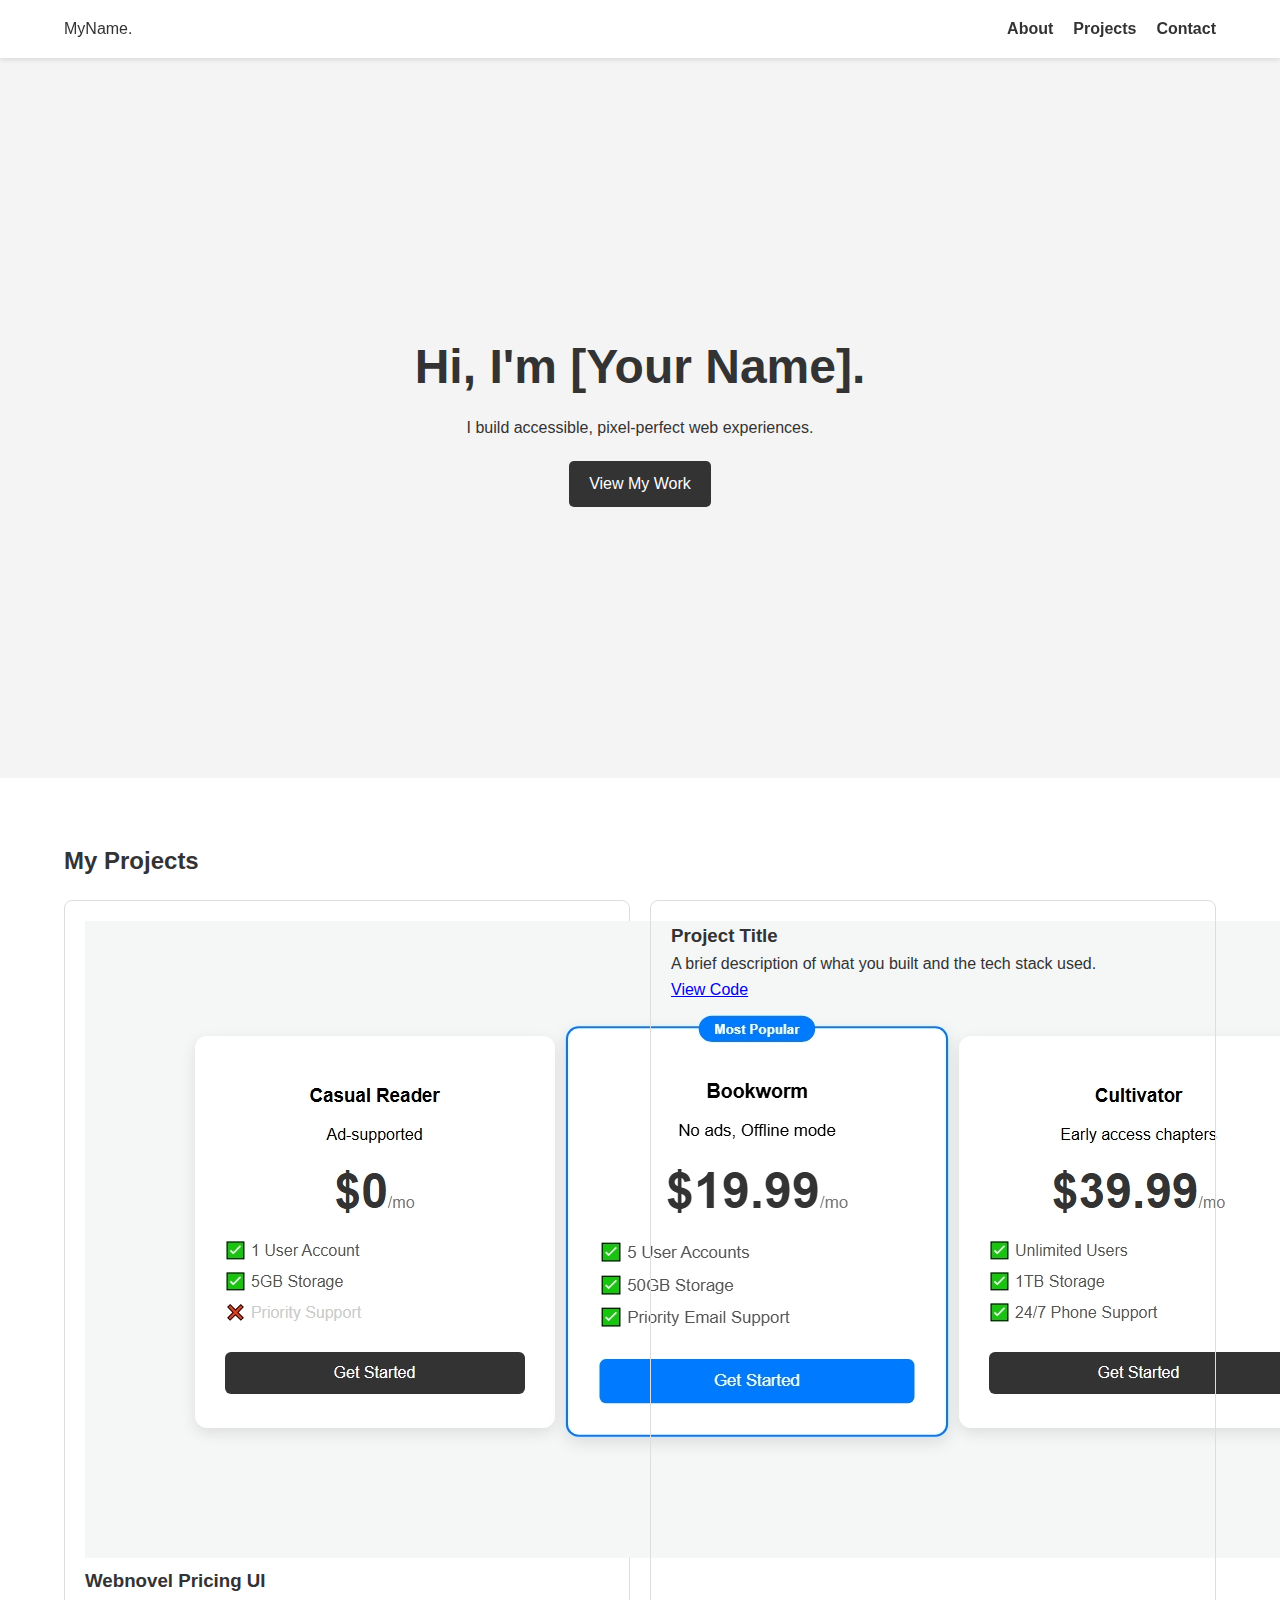
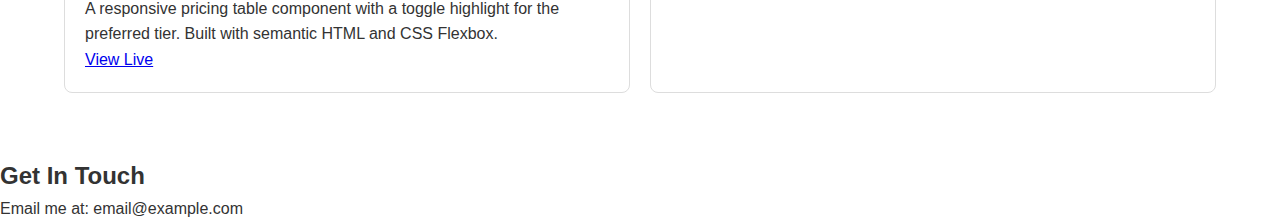
<file: index.html>
<!DOCTYPE html>
<html lang="en">
<head>
    <meta charset="UTF-8">
    <meta name="viewport" content="width=device-width, initial-scale=1.0">
    <title>My Portfolio</title>
    <link rel="stylesheet" href="style.css">
</head>
<body>

    <nav>
        <div class="logo">MyName.</div>
        <ul>
            <li><a href="#about">About</a></li>
            <li><a href="#projects">Projects</a></li>
            <li><a href="#contact">Contact</a></li>
        </ul>
    </nav>

    <header class="hero">
        <h1>Hi, I'm [Your Name].</h1>
        <p>I build accessible, pixel-perfect web experiences.</p>
        <a href="#projects" class="btn">View My Work</a>
    </header>

    <section id="projects">
        <h2>My Projects</h2>
        <div class="project-grid">
            <div class="project-card">
                <div class="card-image">
                    <img src="assets/webnovel-pricing.jpg" alt="Webnovel Pricing Component">
                </div>
                <div class="card-content">
                    <h3>Webnovel Pricing UI</h3>
                    <p>A responsive pricing table component with a toggle highlight for the preferred tier. Built with semantic HTML and CSS Flexbox.</p>
                    <div class="card-links">
                        <a href="projects/pricing-component/index.html" class="btn-small">View Live</a>
                    </div>
                </div>
            </div>
            <div class="project-card">
                <h3>Project Title</h3>
                <p>A brief description of what you built and the tech stack used.</p>
                <a href="#">View Code</a>
            </div>
        </div>
    </section>

    <section id="contact">
        <h2>Get In Touch</h2>
        <p>Email me at: email@example.com</p>
    </section>

    <script src="script.js"></script>
</body>

</html>
</file>
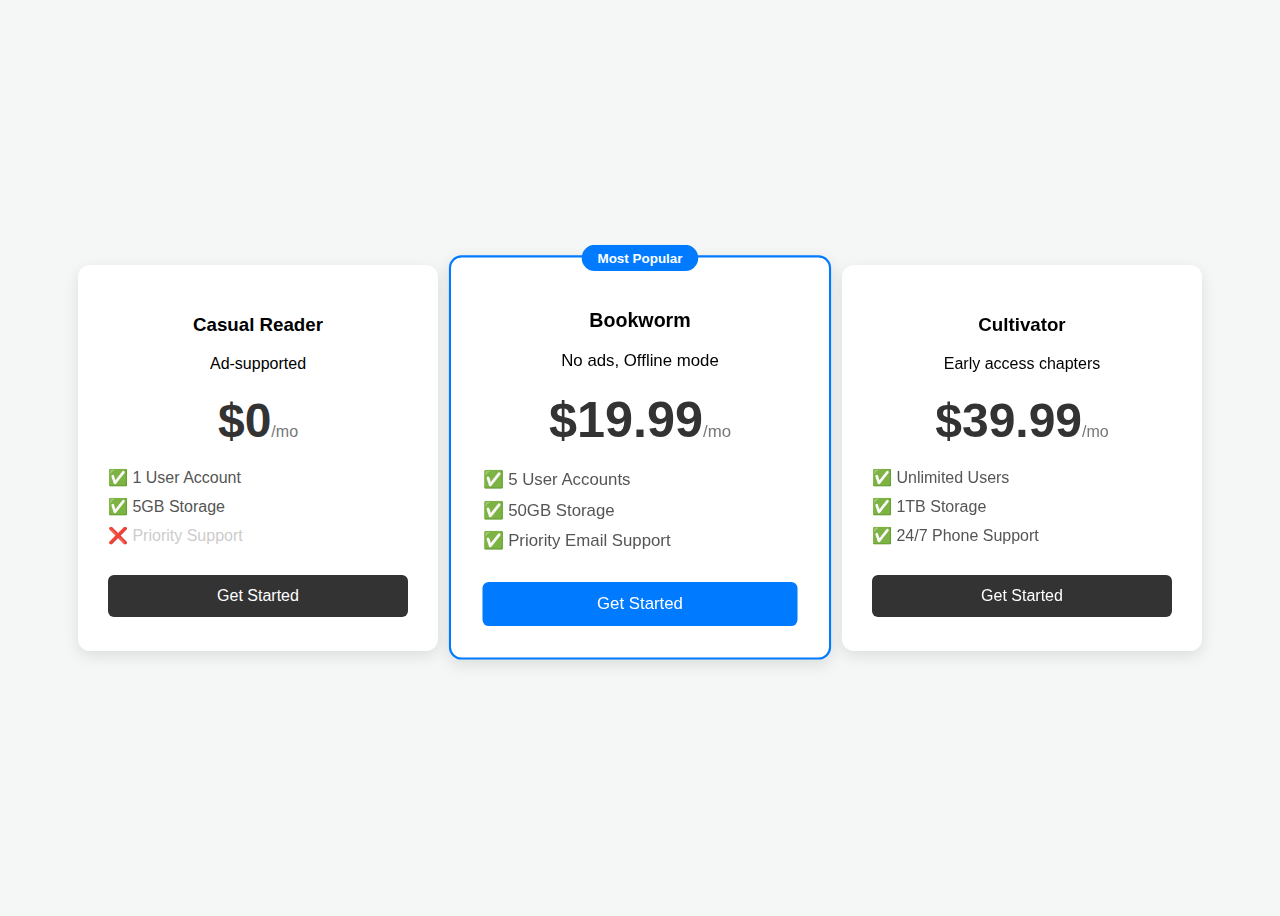
<file: projects/pricing-card-component/index.html>
<!DOCTYPE html>
<html lang="en">
<head>
    <meta charset="UTF-8">
    <meta name="viewport" content="width=device-width, initial-scale=1.0">
    <title>Novel App Pricing Card Component</title>
    <link rel="stylesheet" href="style.css">
</head>
<body>

    <div class="pricing-container">
        
        <div class="card">
            <div class="header">
                <h3>Casual Reader</h3>
                <p>Ad-supported</p>
            </div>
            <div class="price">$0<span>/mo</span></div>
            <ul class="features">
                <li>✅ 1 User Account</li>
                <li>✅ 5GB Storage</li>
                <li class="disabled">❌ Priority Support</li>
            </ul>
            <button>Get Started</button>
        </div>

        <div class="card popular">
            <div class="tag">Most Popular</div>
            <div class="header">
                <h3>Bookworm</h3>
                <p>No ads, Offline mode</p>
            </div>
            <div class="price">$19.99<span>/mo</span></div>
            <ul class="features">
                <li>✅ 5 User Accounts</li>
                <li>✅ 50GB Storage</li>
                <li>✅ Priority Email Support</li>
            </ul>
            <button>Get Started</button>
        </div>

        <div class="card">
            <div class="header">
                <h3>Cultivator</h3>
                <p>Early access chapters</p>
            </div>
            <div class="price">$39.99<span>/mo</span></div>
            <ul class="features">
                <li>✅ Unlimited Users</li>
                <li>✅ 1TB Storage</li>
                <li>✅ 24/7 Phone Support</li>
            </ul>
            <button>Get Started</button>
        </div>

    </div>

</body>
</html>
</file>
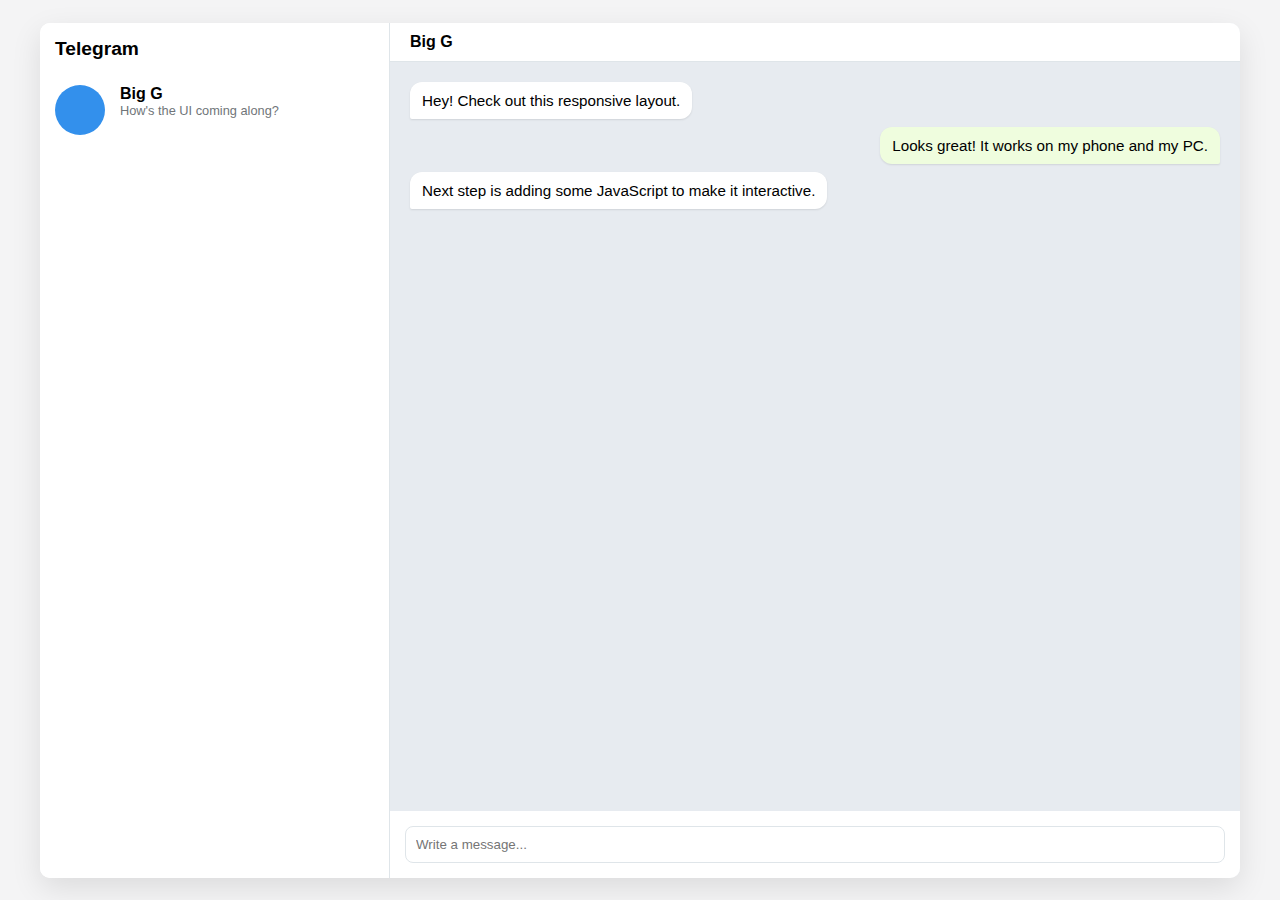
<file: projects/Telegram/index.html>
<!DOCTYPE html>
<html lang="en">
<head>
    <meta charset="UTF-8">
    <meta name="viewport" content="width=device-width, initial-scale=1.0">
    <title>Telegram Clone UI</title>
    <style>
        /* CSS Variables for consistent Telegram colors */
        :root {
            --sidebar-bg: #ffffff;
            --chat-bg: #e7ebf0;
            --message-out: #effdde;
            --message-in: #ffffff;
            --primary-blue: #3390ec;
            --text-main: #000000;
            --text-secondary: #707579;
        }

        * { box-sizing: border-box; margin: 0; padding: 0; font-family: -apple-system, BlinkMacSystemFont, "Segoe UI", Roboto, Helvetica, Arial, sans-serif; }

        body { background-color: #f4f4f5; height: 100vh; display: flex; justify-content: center; }

        /* Main Container */
        .app-container {
            display: flex;
            width: 100%;
            height: 100vh;
            background: white;
            overflow: hidden;
        }

        /* SIDEBAR STYLES */
        .sidebar {
            width: 100%; /* Default for mobile */
            height: 100%;
            border-right: 1px solid #dfe5e9;
            display: flex;
            flex-direction: column;
            background: var(--sidebar-bg);
        }

        .sidebar-header {
            padding: 15px;
            font-weight: bold;
            font-size: 1.2rem;
            display: flex;
            align-items: center;
        }

        .chat-list { overflow-y: auto; flex: 1; }

        .chat-item {
            display: flex;
            padding: 10px 15px;
            cursor: pointer;
            transition: background 0.2s;
        }
        .chat-item:hover { background: #f4f4f5; }

        .avatar {
            width: 50px;
            height: 50px;
            background: var(--primary-blue);
            border-radius: 50%;
            margin-right: 15px;
        }

        /* CHAT VIEW STYLES */
        .chat-view {
            display: none; /* Hidden on Mobile */
            flex-direction: column;
            flex: 1;
            background-color: var(--chat-bg);
            background-image: url('https://www.transparenttextures.com/patterns/cubes.png'); /* Pattern similar to TG */
        }

        .chat-header {
            background: white;
            padding: 10px 20px;
            border-bottom: 1px solid #dfe5e9;
            font-weight: bold;
        }

        .messages-area {
            flex: 1;
            overflow-y: auto;
            padding: 20px;
            display: flex;
            flex-direction: column;
        }

        /* Message Bubbles */
        .bubble {
            max-width: 70%;
            padding: 8px 12px;
            margin-bottom: 8px;
            border-radius: 12px;
            position: relative;
            font-size: 0.95rem;
            line-height: 1.4;
            box-shadow: 0 1px 2px rgba(0,0,0,0.1);
        }

        .received {
            background: var(--message-in);
            align-self: flex-start;
            border-bottom-left-radius: 2px;
        }

        .sent {
            background: var(--message-out);
            align-self: flex-end;
            border-bottom-right-radius: 2px;
        }

        /* Input Area */
        .input-container {
            padding: 15px;
            background: white;
            display: flex;
            gap: 10px;
        }

        input {
            flex: 1;
            padding: 10px;
            border: 1px solid #dfe5e9;
            border-radius: 8px;
            outline: none;
        }

        /* RESPONSIVE BREAKPOINTS */

        /* Tablet & Desktop Layout */
        @media (min-width: 768px) {
            .sidebar { width: 350px; }
            .chat-view { display: flex; } /* Show chat side-by-side */
        }

        /* Extra Large Screens */
        @media (min-width: 1200px) {
            .app-container {
                max-width: 1200px;
                height: 95vh;
                margin-top: 2.5vh;
                border-radius: 10px;
                box-shadow: 0 10px 30px rgba(0,0,0,0.1);
            }
        }
    </style>
</head>
<body>

<div class="app-container">
    <aside class="sidebar">
        <div class="sidebar-header">Telegram</div>
        <div class="chat-list">
            <div class="chat-item">
                <div class="avatar"></div>
                <div>
                    <strong>Big G</strong>
                    <div style="color: var(--text-secondary); font-size: 0.8rem;">How's the UI coming along?</div>
                </div>
            </div>
            </div>
    </aside>

    <main class="chat-view">
        <div class="chat-header">Big G</div>
        <div class="messages-area">
            <div class="bubble received">Hey! Check out this responsive layout.</div>
            <div class="bubble sent">Looks great! It works on my phone and my PC.</div>
            <div class="bubble received">Next step is adding some JavaScript to make it interactive.</div>
        </div>
        <div class="input-container">
            <input type="text" placeholder="Write a message...">
        </div>
    </main>
</div>

</body>
</html>
</file>
<file: projects/pricing-card-component/style.css>
body {
    font-family: sans-serif;
    background-color: #f4f7f6;
    display: flex;
    justify-content: center;
    align-items: center;
    min-height: 100vh; /* Centers the component vertically on screen */
}

/* The Container to hold all cards side-by-side */
.pricing-container {
    display: flex;
    gap: 20px;
    flex-wrap: wrap; /* Wraps to next line on small screens */
    justify-content: center;
    padding: 20px;
}

/* Individual Card Styling */
.card {
    background: white;
    padding: 30px;
    border-radius: 12px;
    box-shadow: 0 5px 15px rgba(0,0,0,0.1);
    width: 300px;
    text-align: center;
    position: relative;
    transition: transform 0.3s ease;
}

/* Hover Effect */
.card:hover {
    transform: translateY(-10px); /* Moves up slightly when hovered */
}

.price {
    font-size: 3rem;
    font-weight: bold;
    margin: 20px 0;
    color: #333;
}

.price span {
    font-size: 1rem;
    color: #777;
    font-weight: normal;
}

ul.features {
    list-style: none; /* Removes default bullet points */
    padding: 0;
    text-align: left;
    margin-bottom: 30px;
}

ul.features li {
    margin-bottom: 10px;
    color: #555;
}

ul.features li.disabled {
    color: #ccc; /* Grays out features not included */
}

button {
    background: #333;
    color: white;
    border: none;
    padding: 12px 24px;
    border-radius: 6px;
    cursor: pointer;
    font-size: 1rem;
    width: 100%;
}

button:hover {
    background: #555;
}

/* --- THE "POPULAR" CARD STYLING --- */
.card.popular {
    border: 2px solid #007bff; /* Blue border */
    transform: scale(1.05); /* Make it slightly bigger by default */
}

.card.popular .tag {
    background: #007bff;
    color: white;
    position: absolute;
    top: -12px;
    left: 50%;
    transform: translateX(-50%);
    padding: 5px 15px;
    border-radius: 20px;
    font-size: 0.8rem;
    font-weight: bold;
}

.card.popular button {
    background: #007bff;
}

.card.popular button:hover {
    background: #0056b3;
}
</file>
<file: style.css>
/* General Reset */
* {
    margin: 0;
    padding: 0;
    box-sizing: border-box;
    font-family: 'Segoe UI', sans-serif;
}

body {
    line-height: 1.6;
    color: #333;
}

/* Navigation */
nav {
    display: flex;
    justify-content: space-between;
    padding: 1rem 5%;
    background: #fff;
    box-shadow: 0 2px 5px rgba(0,0,0,0.1);
    position: sticky;
    top: 0;
}

nav ul {
    display: flex;
    list-style: none;
}

nav ul li a {
    margin-left: 20px;
    text-decoration: none;
    color: #333;
    font-weight: bold;
}

/* Hero Section */
.hero {
    height: 80vh;
    display: flex;
    flex-direction: column;
    justify-content: center;
    align-items: center;
    text-align: center;
    background: #f4f4f4;
}

.hero h1 { font-size: 3rem; margin-bottom: 10px; }
.btn {
    display: inline-block;
    padding: 10px 20px;
    background: #333;
    color: #fff;
    text-decoration: none;
    margin-top: 20px;
    border-radius: 5px;
}

/* Projects Grid */
#projects { padding: 4rem 5%; }
.project-grid {
    display: grid;
    grid-template-columns: repeat(auto-fit, minmax(300px, 1fr));
    gap: 20px;
    margin-top: 20px;
}

.project-card {
    border: 1px solid #ddd;
    padding: 20px;
    border-radius: 8px;
    transition: transform 0.3s;
}

.project-card:hover { transform: translateY(-5px); }
</file>
